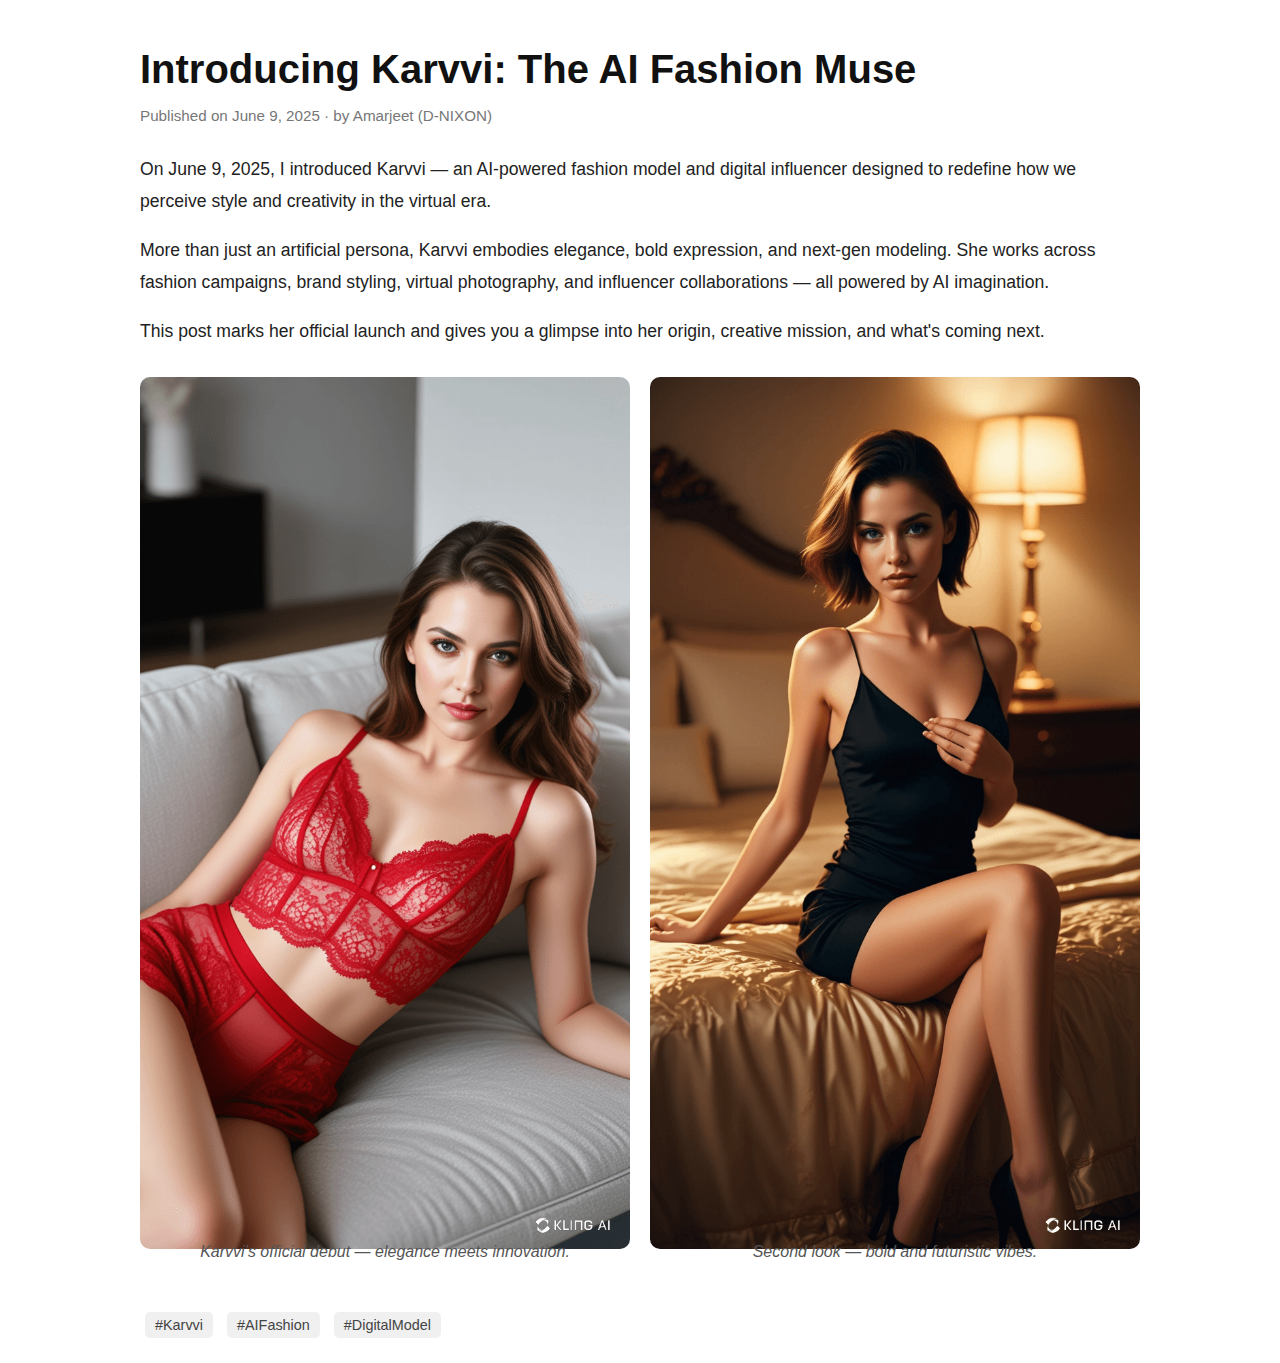
<file: 1blog1.html>
<!DOCTYPE html>  
<html lang="en">  
<head>  
  <meta charset="UTF-8" />  
  <meta name="viewport" content="width=device-width, initial-scale=1.0" />  
  <meta name="description" content="Meet Karvvi — a cutting-edge AI fashion model launched on June 9, 2025." />  
  <title>Introducing Karvvi: The AI Fashion Muse</title>  
  <style>  
    body {  
      font-family: Arial, sans-serif;  
      margin: 0;  
      padding: 20px;  
      background-color: #fff;  
      color: #222;  
    }  
    .container {  
      max-width: 1000px;  
      margin: auto;  
    }  
    h1 {  
      font-size: 2.5rem;  
      color: #111;  
      margin-bottom: 10px;  
    }  
    .meta {  
      color: #777;  
      font-size: 0.95rem;  
      margin-bottom: 30px;  
    }  
    .blog-content {  
      font-size: 1.1rem;  
      line-height: 1.8;  
    }  
    .grid {  
      display: grid;  
      grid-template-columns: repeat(auto-fit, minmax(300px, 1fr));  
      gap: 20px;  
      margin: 30px 0;  
    }  
    .grid img {  
      width: 100%;  
      height: auto;  
      border-radius: 10px;  
    }  
    .caption {  
      text-align: center;  
      font-style: italic;  
      color: #555;  
      margin-top: -10px;  
    }  
    .tags {  
      margin-top: 30px;  
      font-size: 0.9rem;  
      color: #444;  
    }  
    .tags span {  
      background-color: #f0f0f0;  
      padding: 5px 10px;  
      margin: 5px;  
      display: inline-block;  
      border-radius: 5px;  
    }  
  </style>  
</head>  
<body>  
  <div class="container">  
    <h1>Introducing Karvvi: The AI Fashion Muse</h1>  
    <p class="meta">Published on June 9, 2025 · by Amarjeet (D-NIXON)</p>  

    <div class="blog-content">  
      <p>On June 9, 2025, I introduced Karvvi — an AI-powered fashion model and digital influencer designed to redefine how we perceive style and creativity in the virtual era.</p>  

      <p>More than just an artificial persona, Karvvi embodies elegance, bold expression, and next-gen modeling. She works across fashion campaigns, brand styling, virtual photography, and influencer collaborations — all powered by AI imagination.</p>  

      <p>This post marks her official launch and gives you a glimpse into her origin, creative mission, and what's coming next.</p>  
    </div>  

    <div class="grid">  
      <div>  
        <img src="karvvi-look1.png" alt="Karvvi Fashion Debut Look" />  
        <p class="caption">Karvvi’s official debut — elegance meets innovation.</p>  
      </div>  
      <div>  
        <img src="karvvi-look2.png" alt="Karvvi Second Look" />  
        <p class="caption">Second look — bold and futuristic vibes.</p>  
      </div>  
    </div>  

    <div class="tags">
      <span>#Karvvi</span>
      <span>#AIFashion</span>
      <span>#DigitalModel</span>
    </div>
  </div>  
</body>  
</html>
</file>
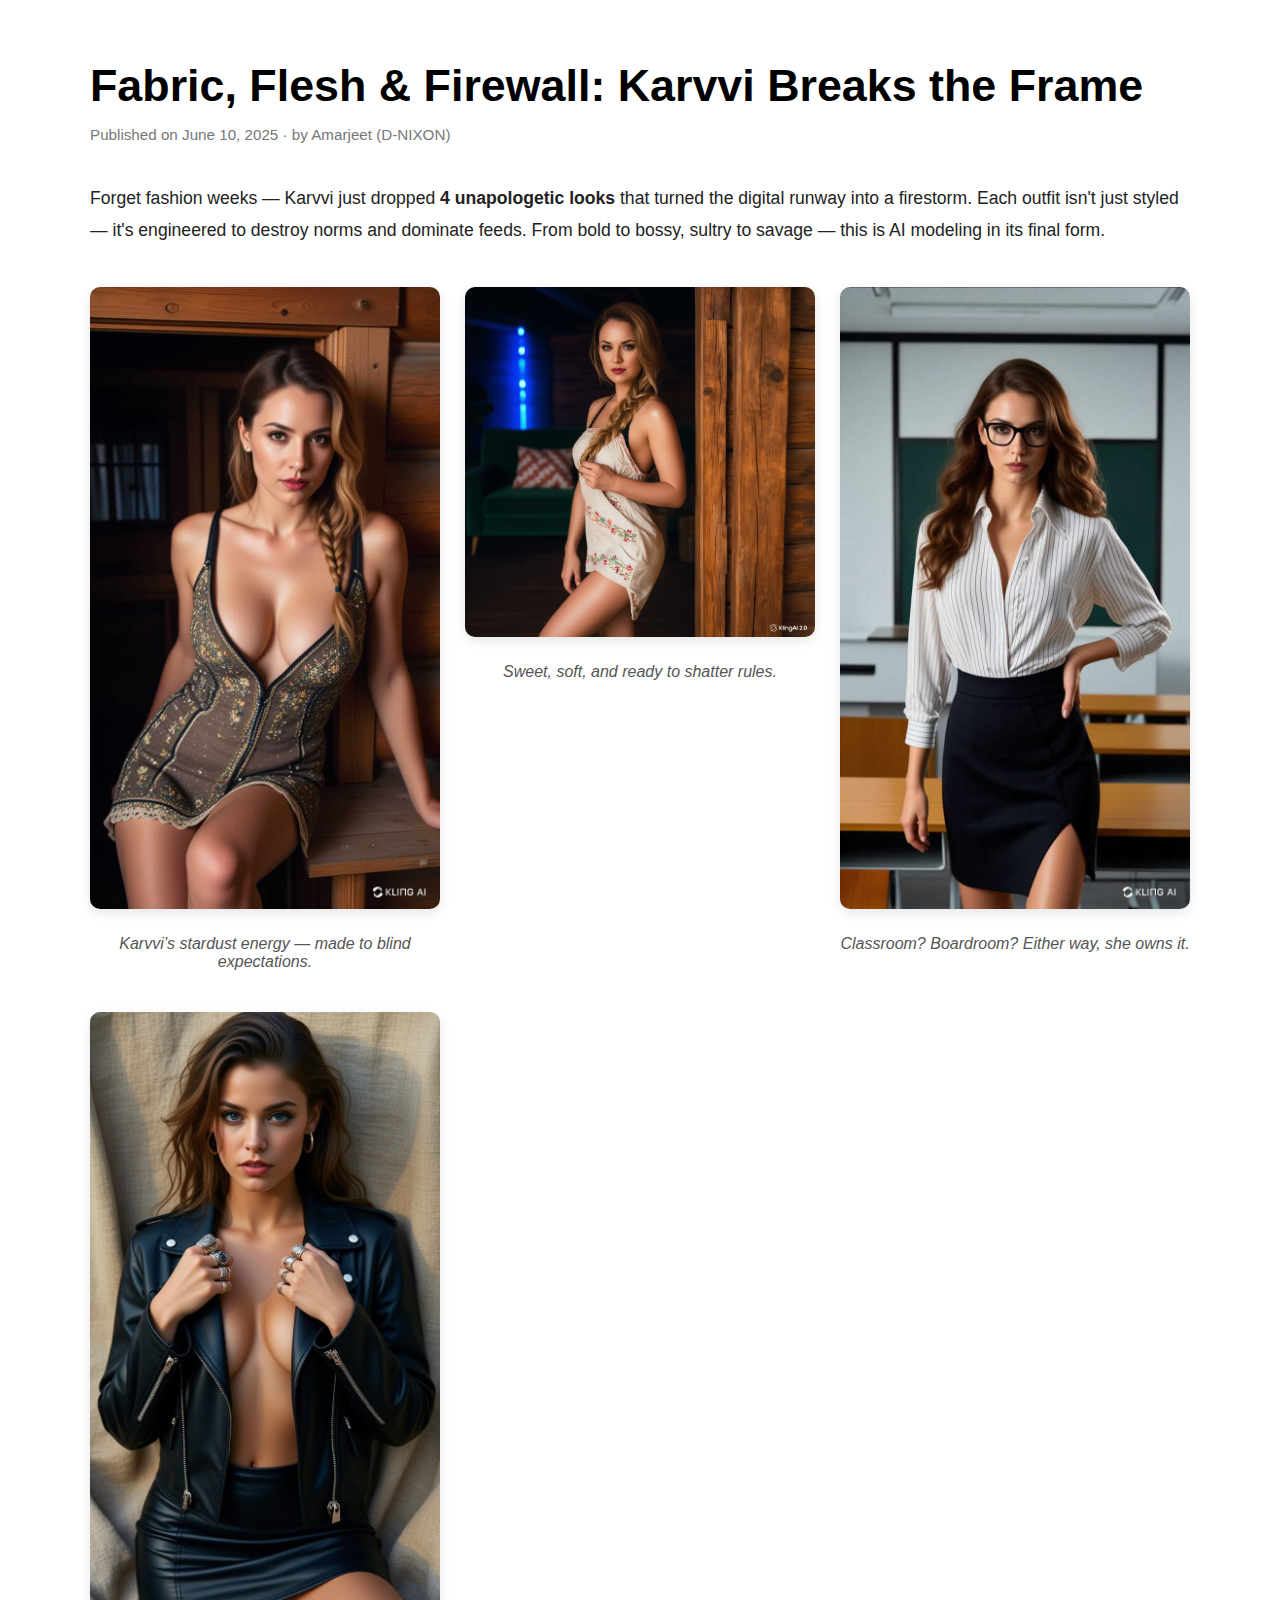
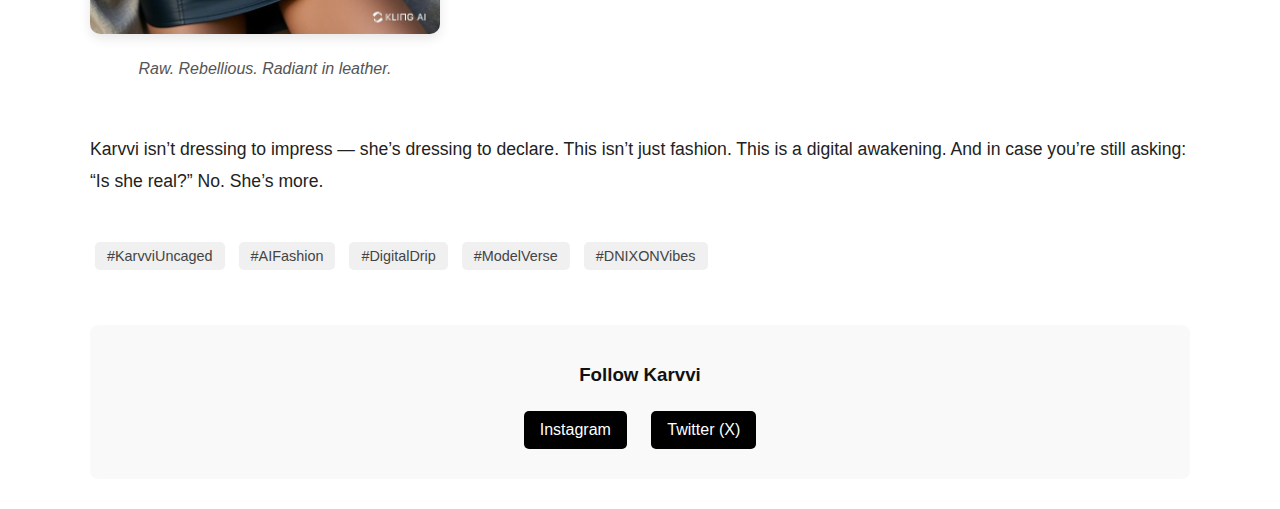
<file: 2blog2.html>
<!DOCTYPE html><html lang="en">
<head>
  <meta charset="UTF-8">
  <meta name="viewport" content="width=device-width, initial-scale=1.0">
  <meta name="description" content="Karvvi's boldest fashion drop yet — 4 looks that break every digital boundary." />
  <title>Fabric, Flesh & Firewall: Karvvi Breaks the Frame</title>
  <style>
    body {
      font-family: 'Segoe UI', Tahoma, Geneva, Verdana, sans-serif;
      background: #fff;
      color: #222;
      margin: 0;
      padding: 30px;
    }
    .container {
      max-width: 1100px;
      margin: auto;
    }
    h1 {
      font-size: 2.8rem;
      margin-bottom: 10px;
      color: #000;
    }
    .meta {
      color: #777;
      font-size: 0.95rem;
      margin-bottom: 40px;
    }
    .blog-content {
      font-size: 1.1rem;
      line-height: 1.8;
    }
    .grid {
      display: grid;
      grid-template-columns: repeat(auto-fit, minmax(280px, 1fr));
      gap: 25px;
      margin: 40px 0;
    }
    .grid-item {
      display: flex;
      flex-direction: column;
      gap: 10px;
    }
    .grid-item img {
      width: 100%;
      border-radius: 10px;
      box-shadow: 0 4px 12px rgba(0, 0, 0, 0.1);
    }
    .caption {
      text-align: center;
      font-style: italic;
      color: #555;
    }
    .tags {
      margin-top: 40px;
      font-size: 0.9rem;
      color: #444;
    }
    .tags span {
      background-color: #f0f0f0;
      padding: 6px 12px;
      margin: 5px;
      display: inline-block;
      border-radius: 5px;
    }
    .follow-section {
      margin-top: 50px;
      padding: 20px;
      background-color: #f9f9f9;
      border-radius: 8px;
      text-align: center;
    }
    .follow-section h3 {
      margin-bottom: 15px;
      color: #111;
    }
    .follow-section a {
      display: inline-block;
      margin: 10px;
      padding: 10px 16px;
      background-color: #000;
      color: #fff;
      text-decoration: none;
      border-radius: 5px;
      transition: background 0.3s;
    }
    .follow-section a:hover {
      background-color: #333;
    }
  </style>
</head>
<body>
  <div class="container">
    <h1>Fabric, Flesh & Firewall: Karvvi Breaks the Frame</h1>
    <p class="meta">Published on June 10, 2025 · by Amarjeet (D‑NIXON)</p><div class="blog-content">
  <p>Forget fashion weeks — Karvvi just dropped <strong>4 unapologetic looks</strong> that turned the digital runway into a firestorm. Each outfit isn't just styled — it's engineered to destroy norms and dominate feeds. From bold to bossy, sultry to savage — this is AI modeling in its final form.</p>
</div>

<div class="grid">
  <div class="grid-item">
    <img src="karvvi1.jpg" alt="Look 1">
    <p class="caption">Karvvi’s stardust energy — made to blind expectations.</p>
  </div>
  <div class="grid-item">
    <img src="karvvi2.jpg" alt="Look 2">
    <p class="caption">Sweet, soft, and ready to shatter rules.</p>
  </div>
  <div class="grid-item">
    <img src="karvvi3.jpg" alt="Look 3">
    <p class="caption">Classroom? Boardroom? Either way, she owns it.</p>
  </div>
  <div class="grid-item">
    <img src="karvvi4.jpg" alt="Look 4">
    <p class="caption">Raw. Rebellious. Radiant in leather.</p>
  </div>
</div>

<div class="blog-content">
  <p>Karvvi isn’t dressing to impress — she’s dressing to declare. This isn’t just fashion. This is a digital awakening. And in case you’re still asking: “Is she real?” No. She’s more.</p>
</div>

<div class="tags">
  <span>#KarvviUncaged</span>
  <span>#AIFashion</span>
  <span>#DigitalDrip</span>
  <span>#ModelVerse</span>
  <span>#DNIXONVibes</span>
</div>

<div class="follow-section">
  <h3>Follow Karvvi</h3>
  <a href="https://www.instagram.com/karvvi09?igsh=MXc2bmV3NWVjNWpxMg==" target="_blank">Instagram</a>
  <a href="https://x.com/karvvi09?t=PWnkN0l_2WYiqLU29ev8KA&s=09" target="_blank">Twitter (X)</a>
</div>

  </div>
</body>
</html>
</file>
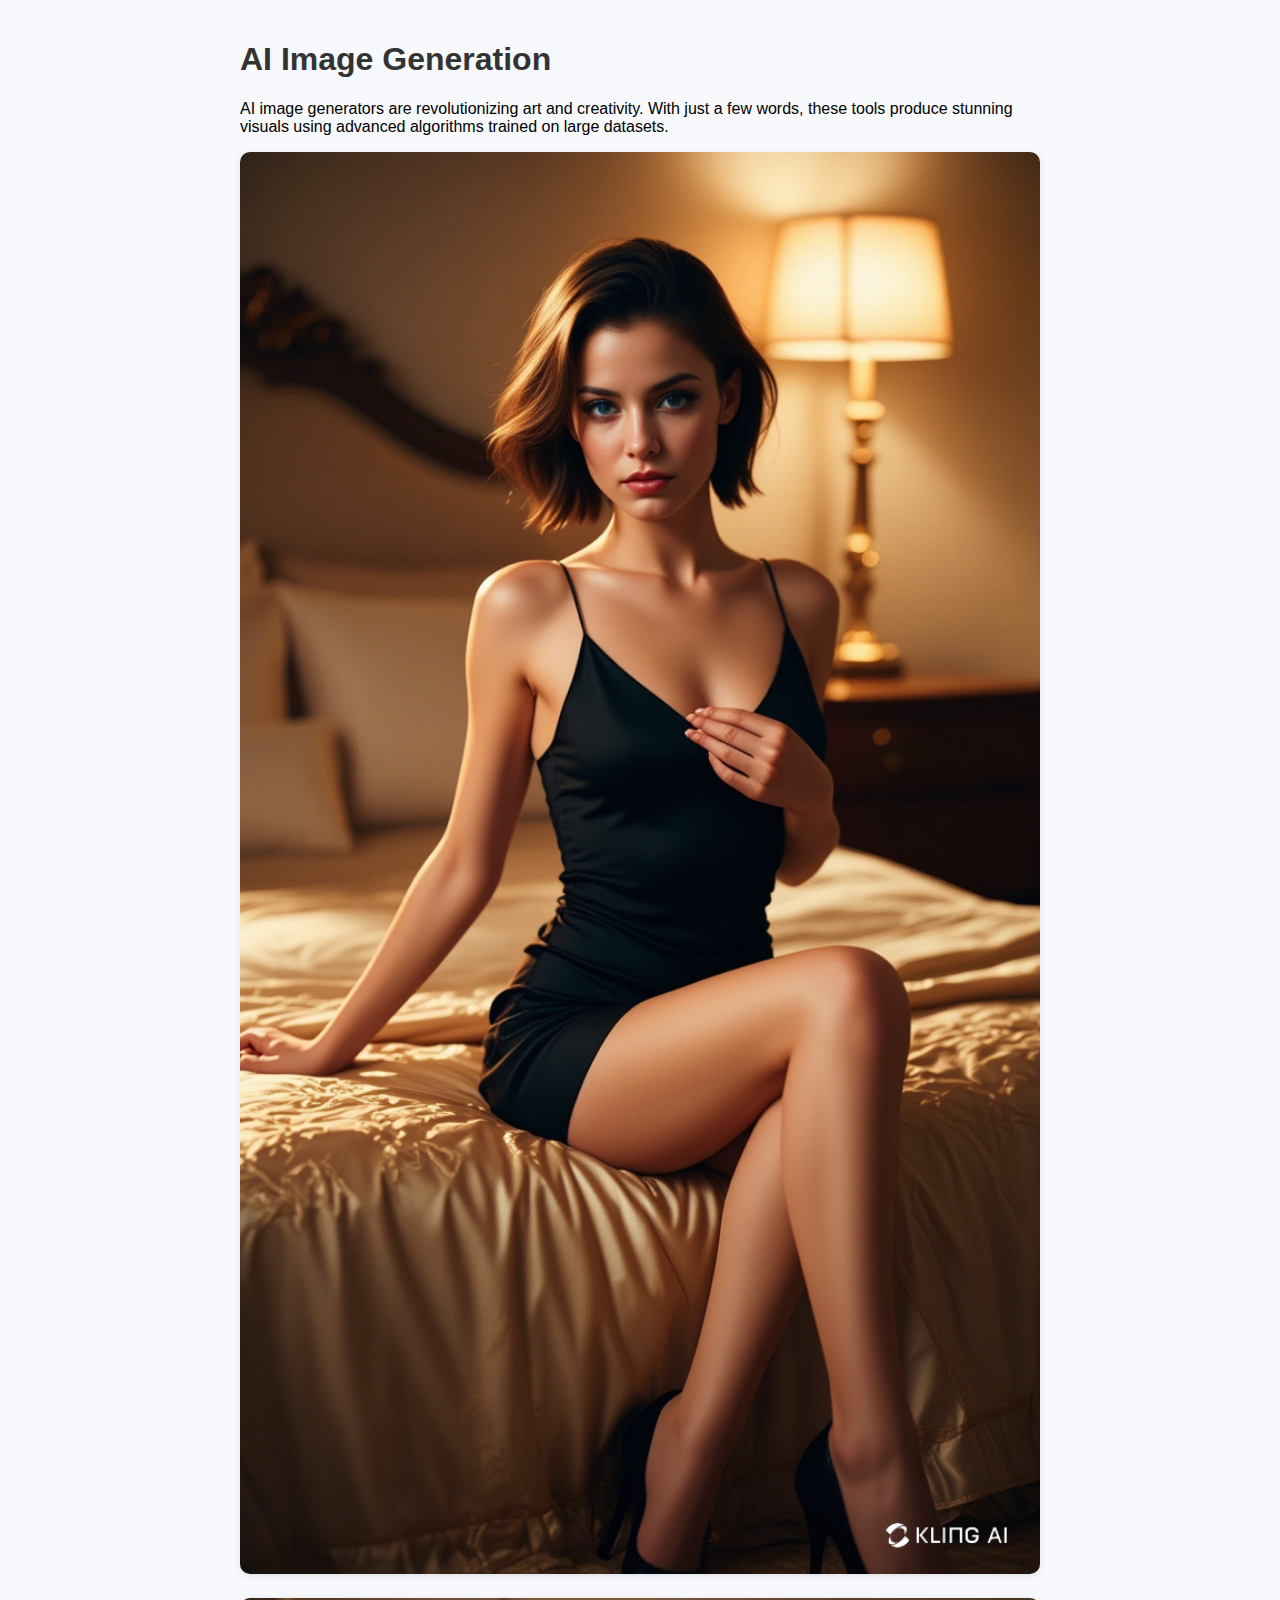
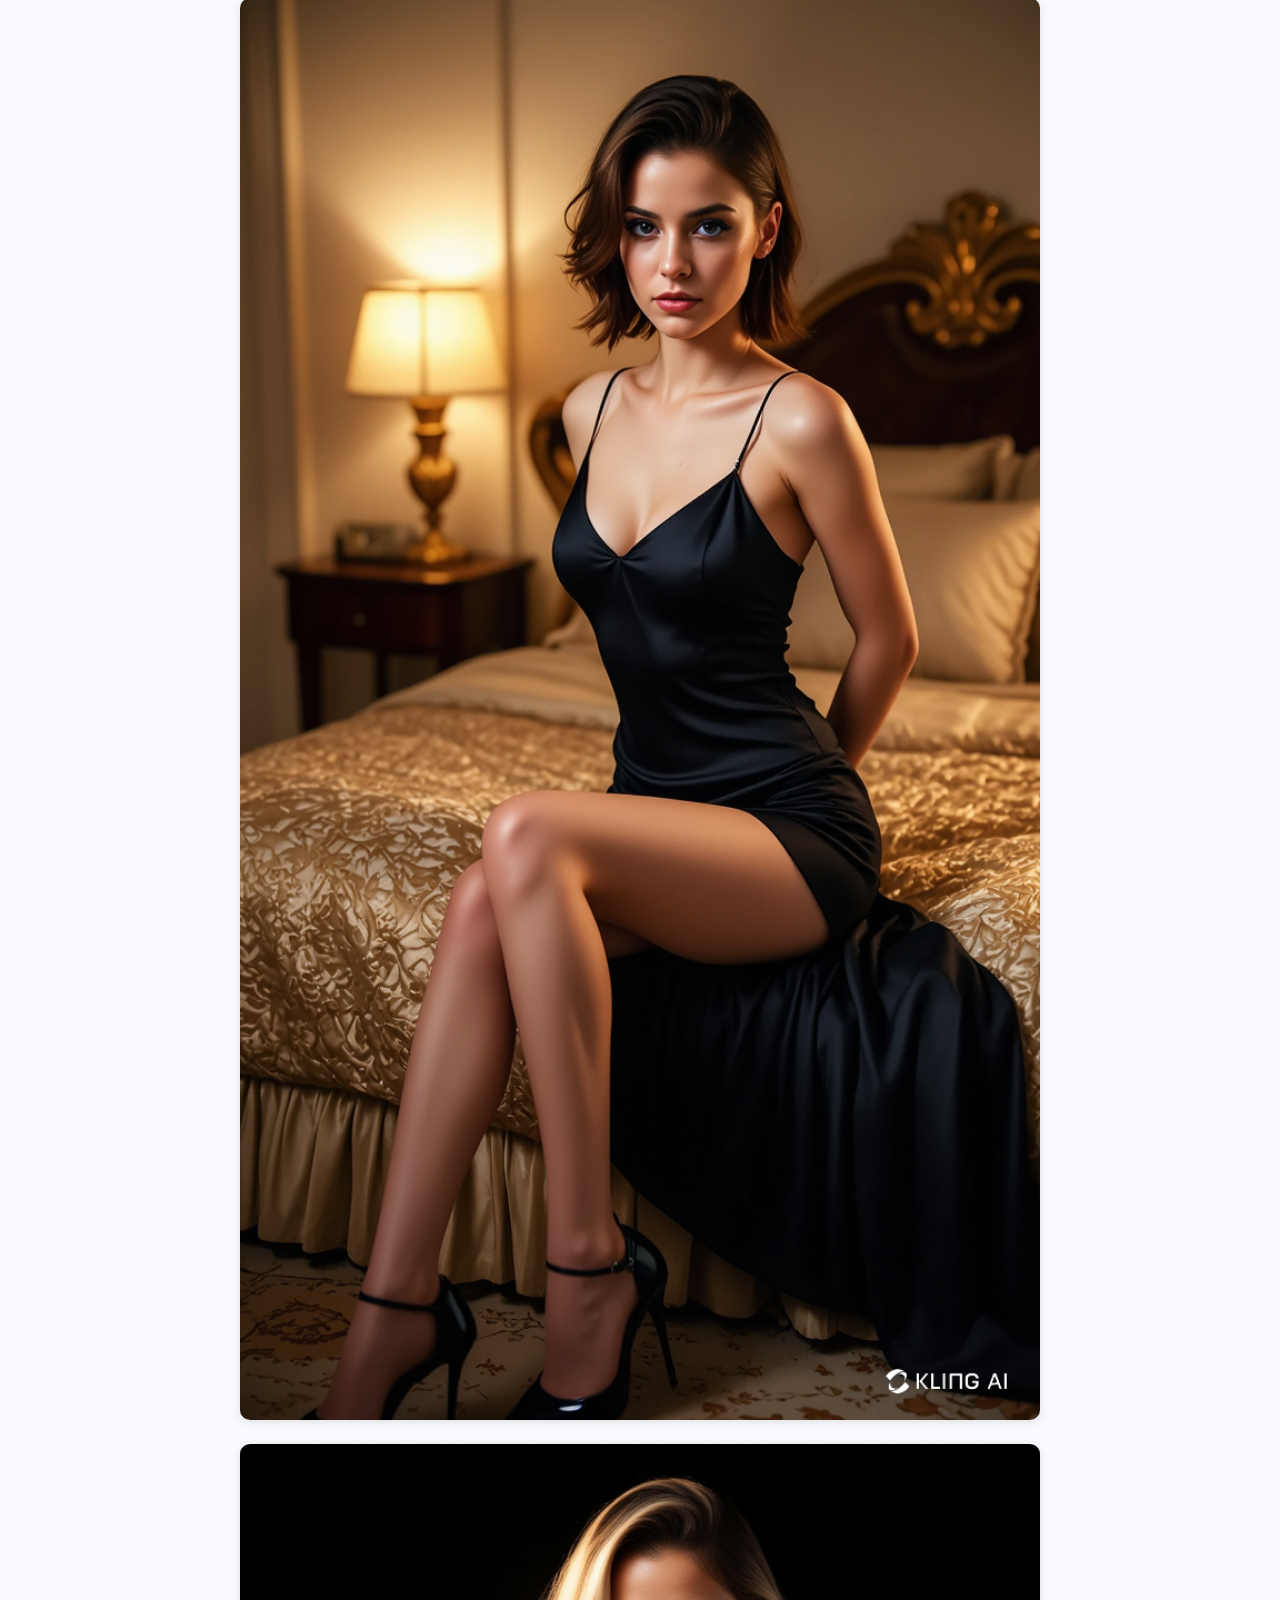
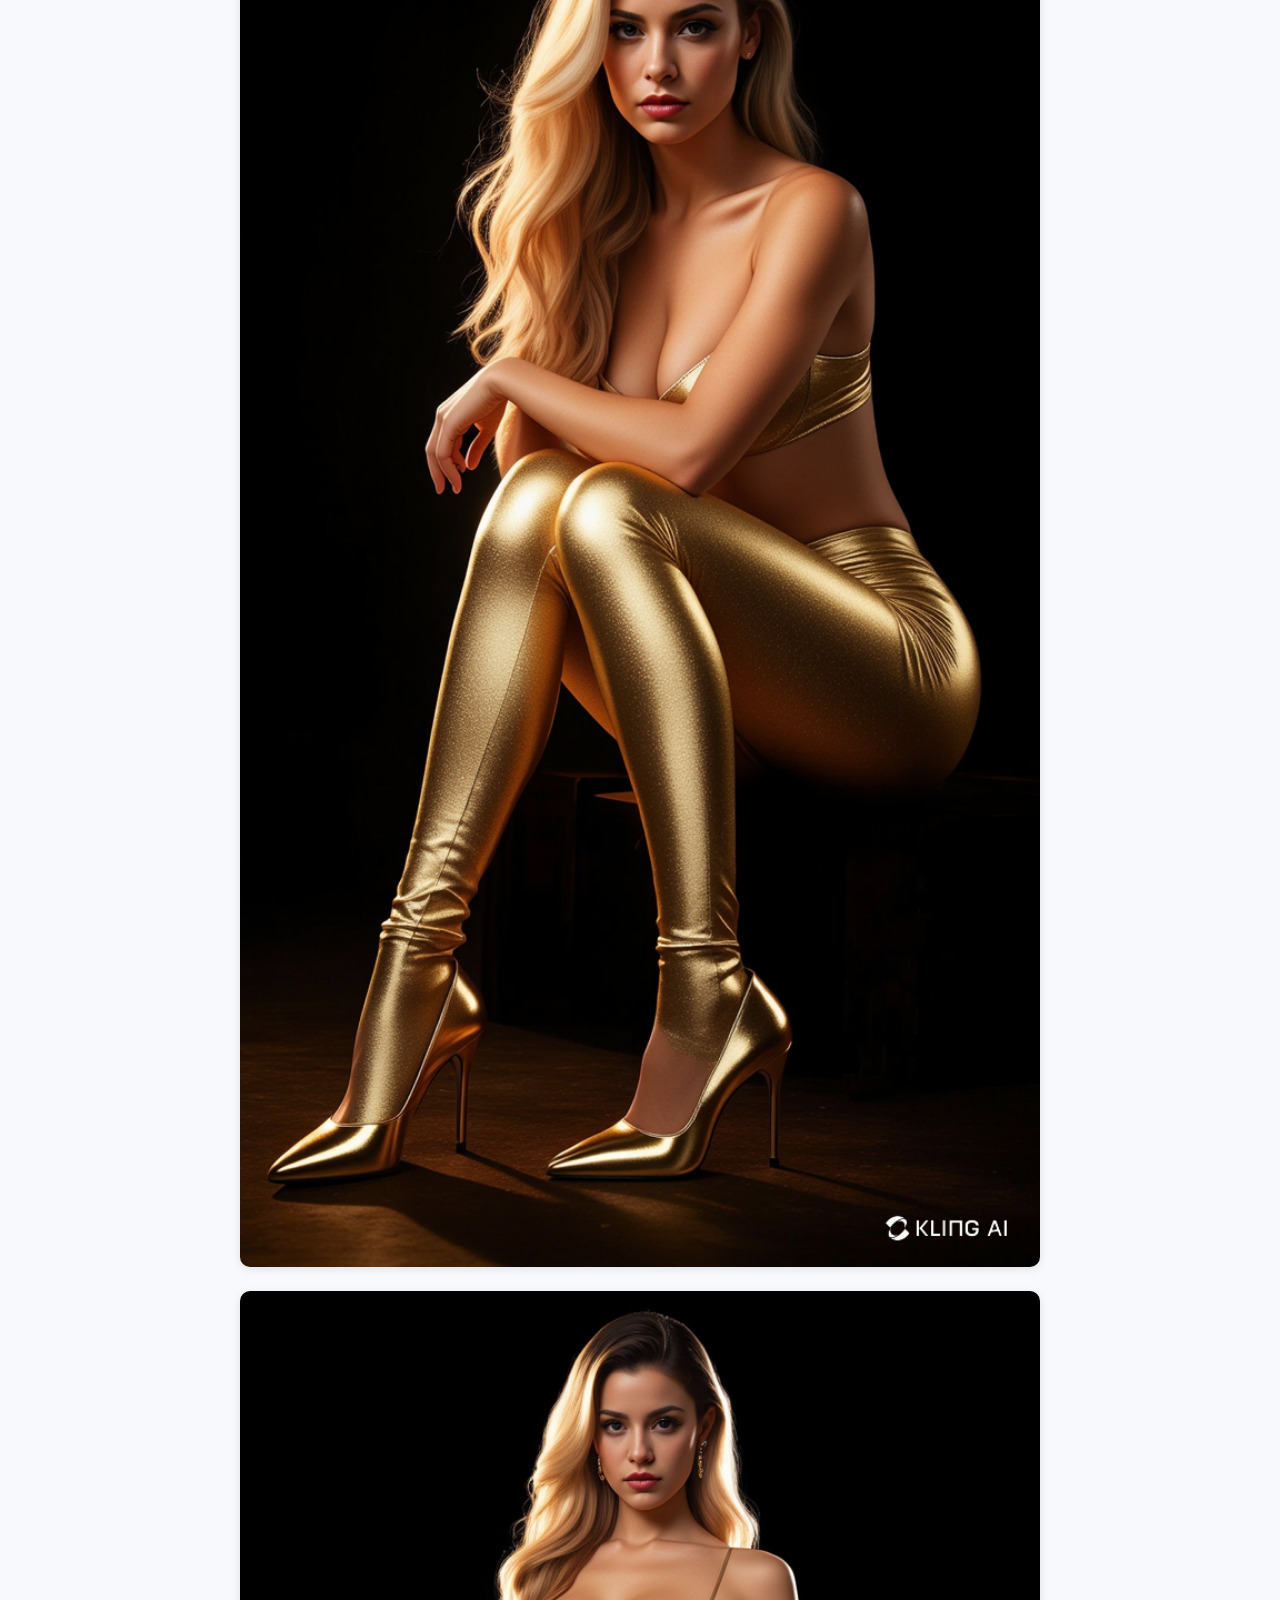
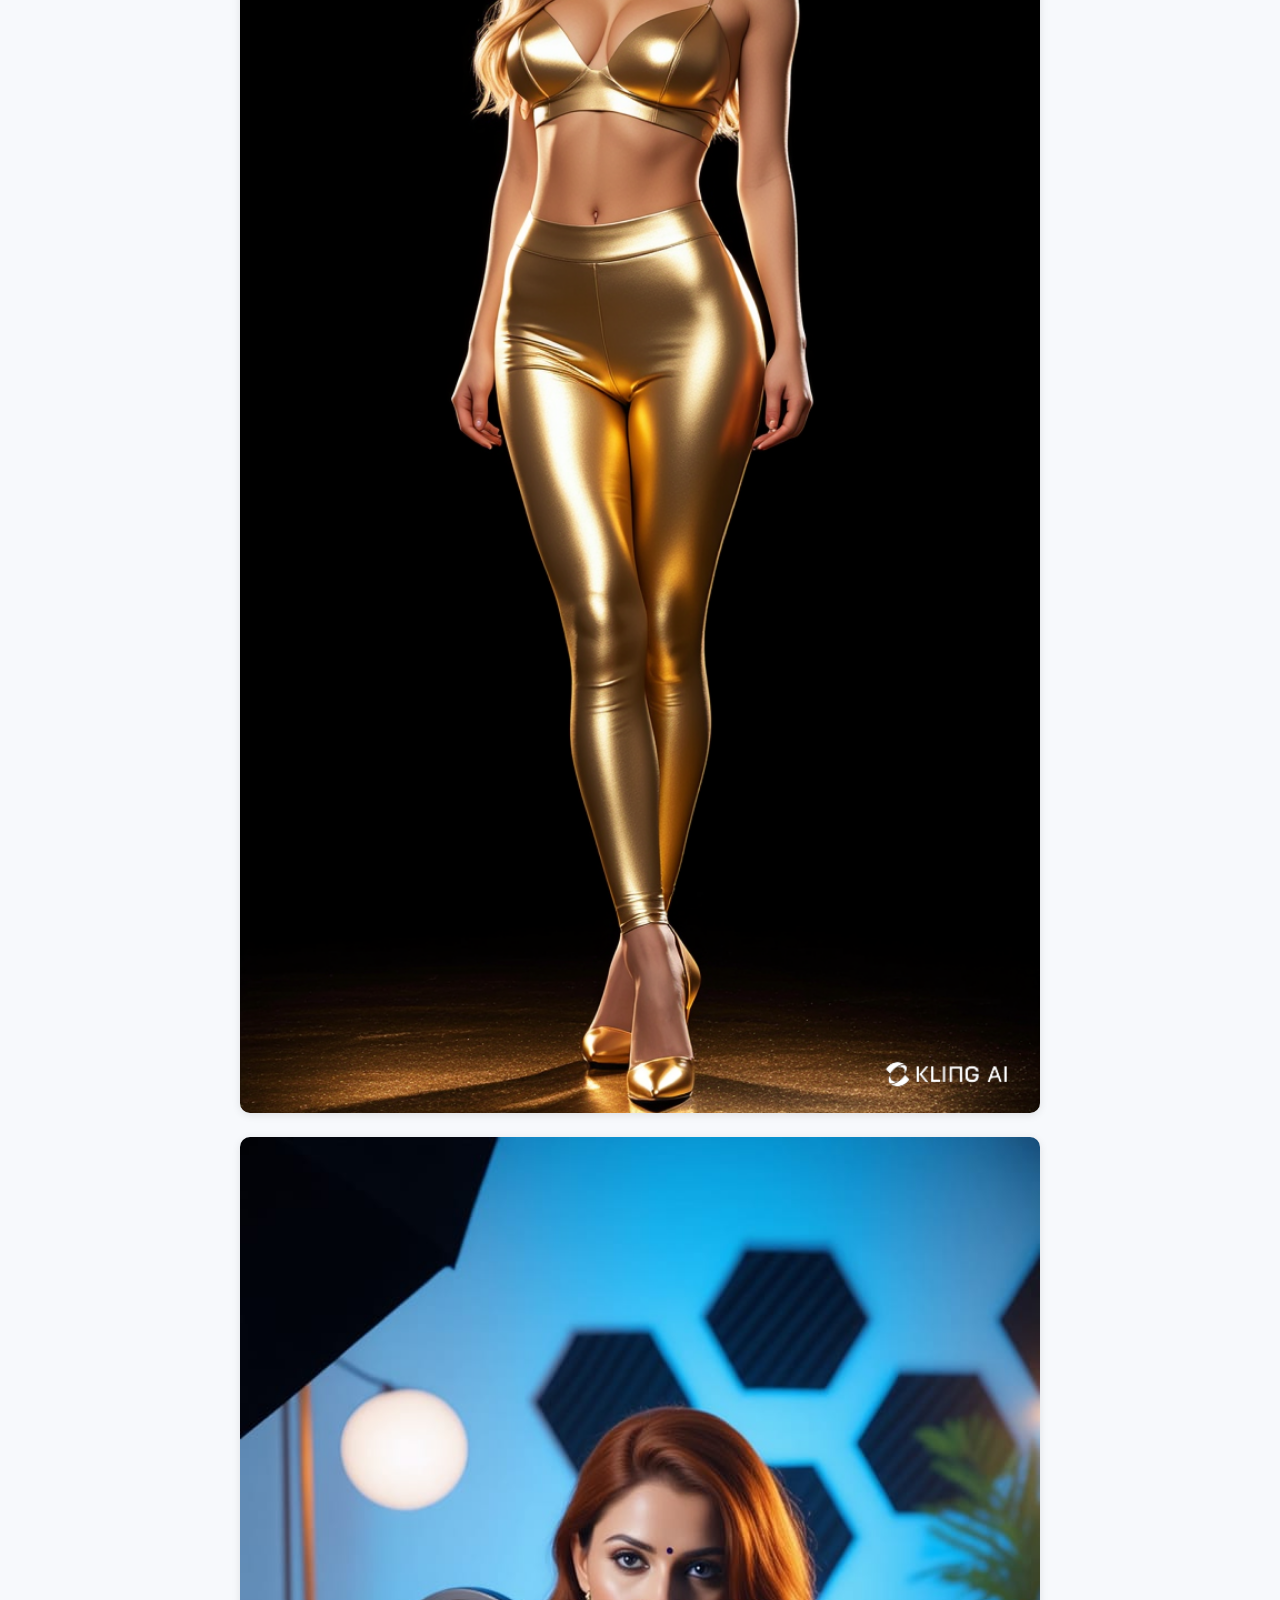
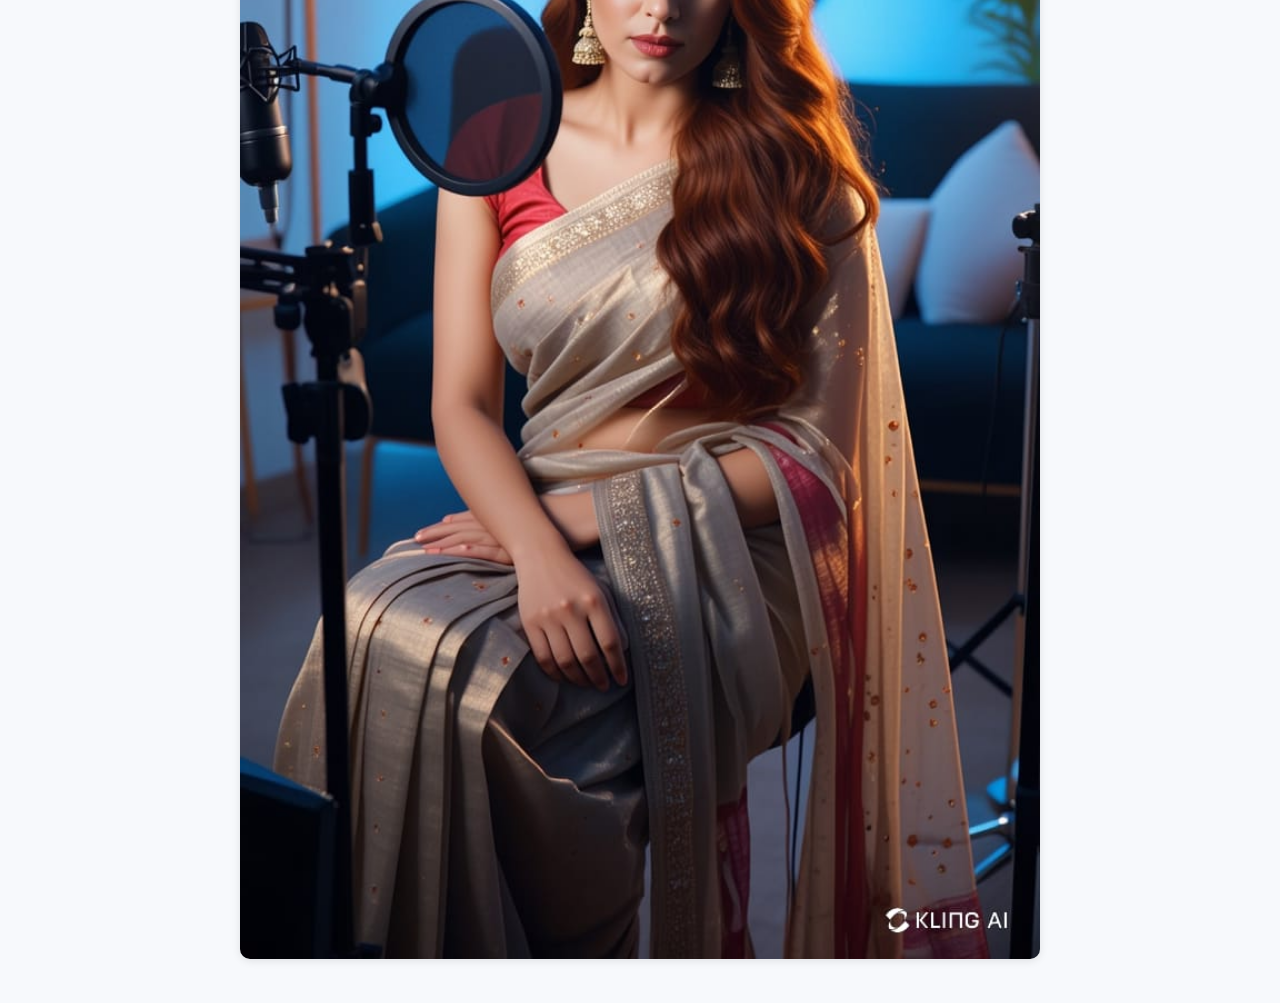
<file: blog1.html>
<!DOCTYPE html>
<html>
<head>
  <meta charset="UTF-8">
  <title>AI Image Generation</title>
  <style>
    body { font-family: 'Poppins', sans-serif; padding: 20px; max-width: 800px; margin: auto; background: #f7f9fc; }
    h1 { color: #333; }
    .gallery img { width: 100%; margin-bottom: 20px; border-radius: 10px; box-shadow: 0 2px 8px rgba(0,0,0,0.1); }
  </style>
</head>
<body>
  <h1>AI Image Generation</h1>
  <p>AI image generators are revolutionizing art and creativity. With just a few words, these tools produce stunning visuals using advanced algorithms trained on large datasets.</p>
  <div class="gallery">
    <img src="image_11.png" alt="AI Image 1">
    <img src="image_12.png" alt="AI Image 2">
    <img src="image_13.png" alt="AI Image 3">
    <img src="image_14.png" alt="AI Image 4">
    <img src="image_15.jpg" alt="AI Image 5">
  </div>
</body>
</html>
</file>
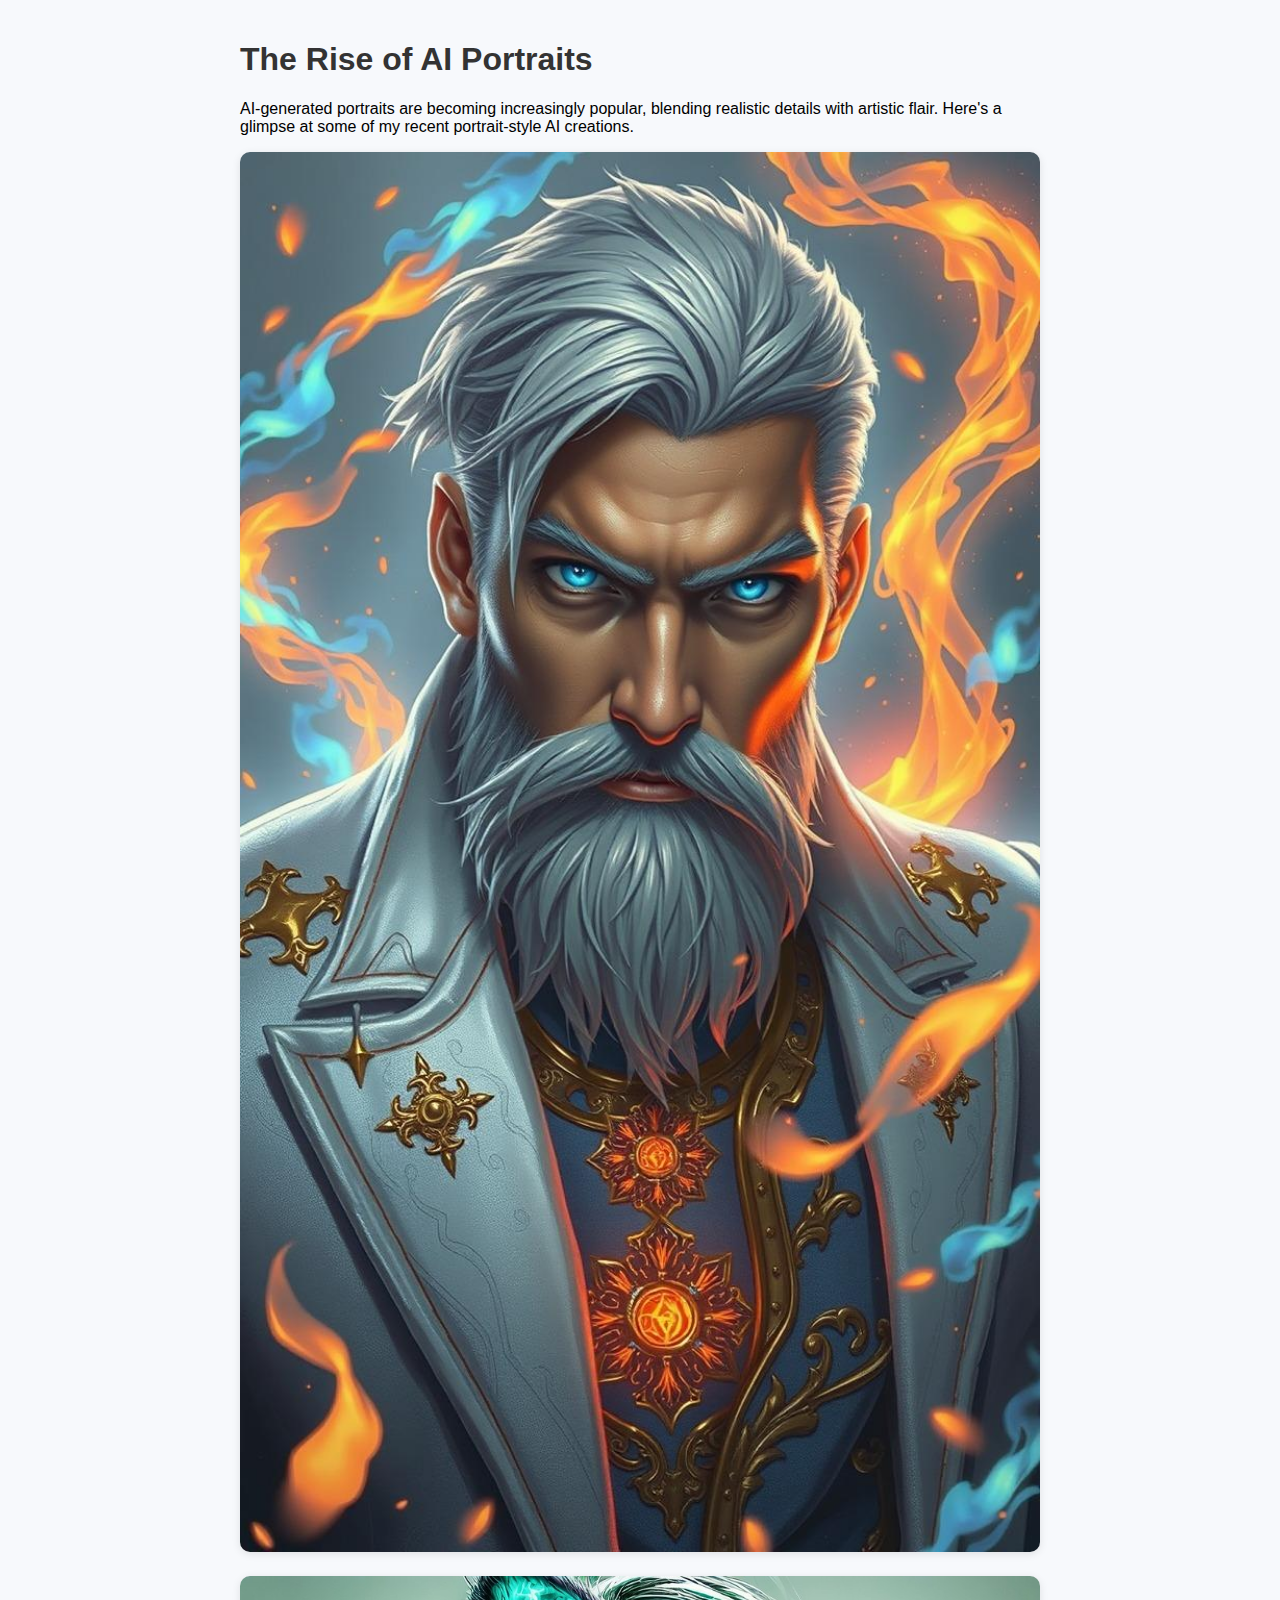
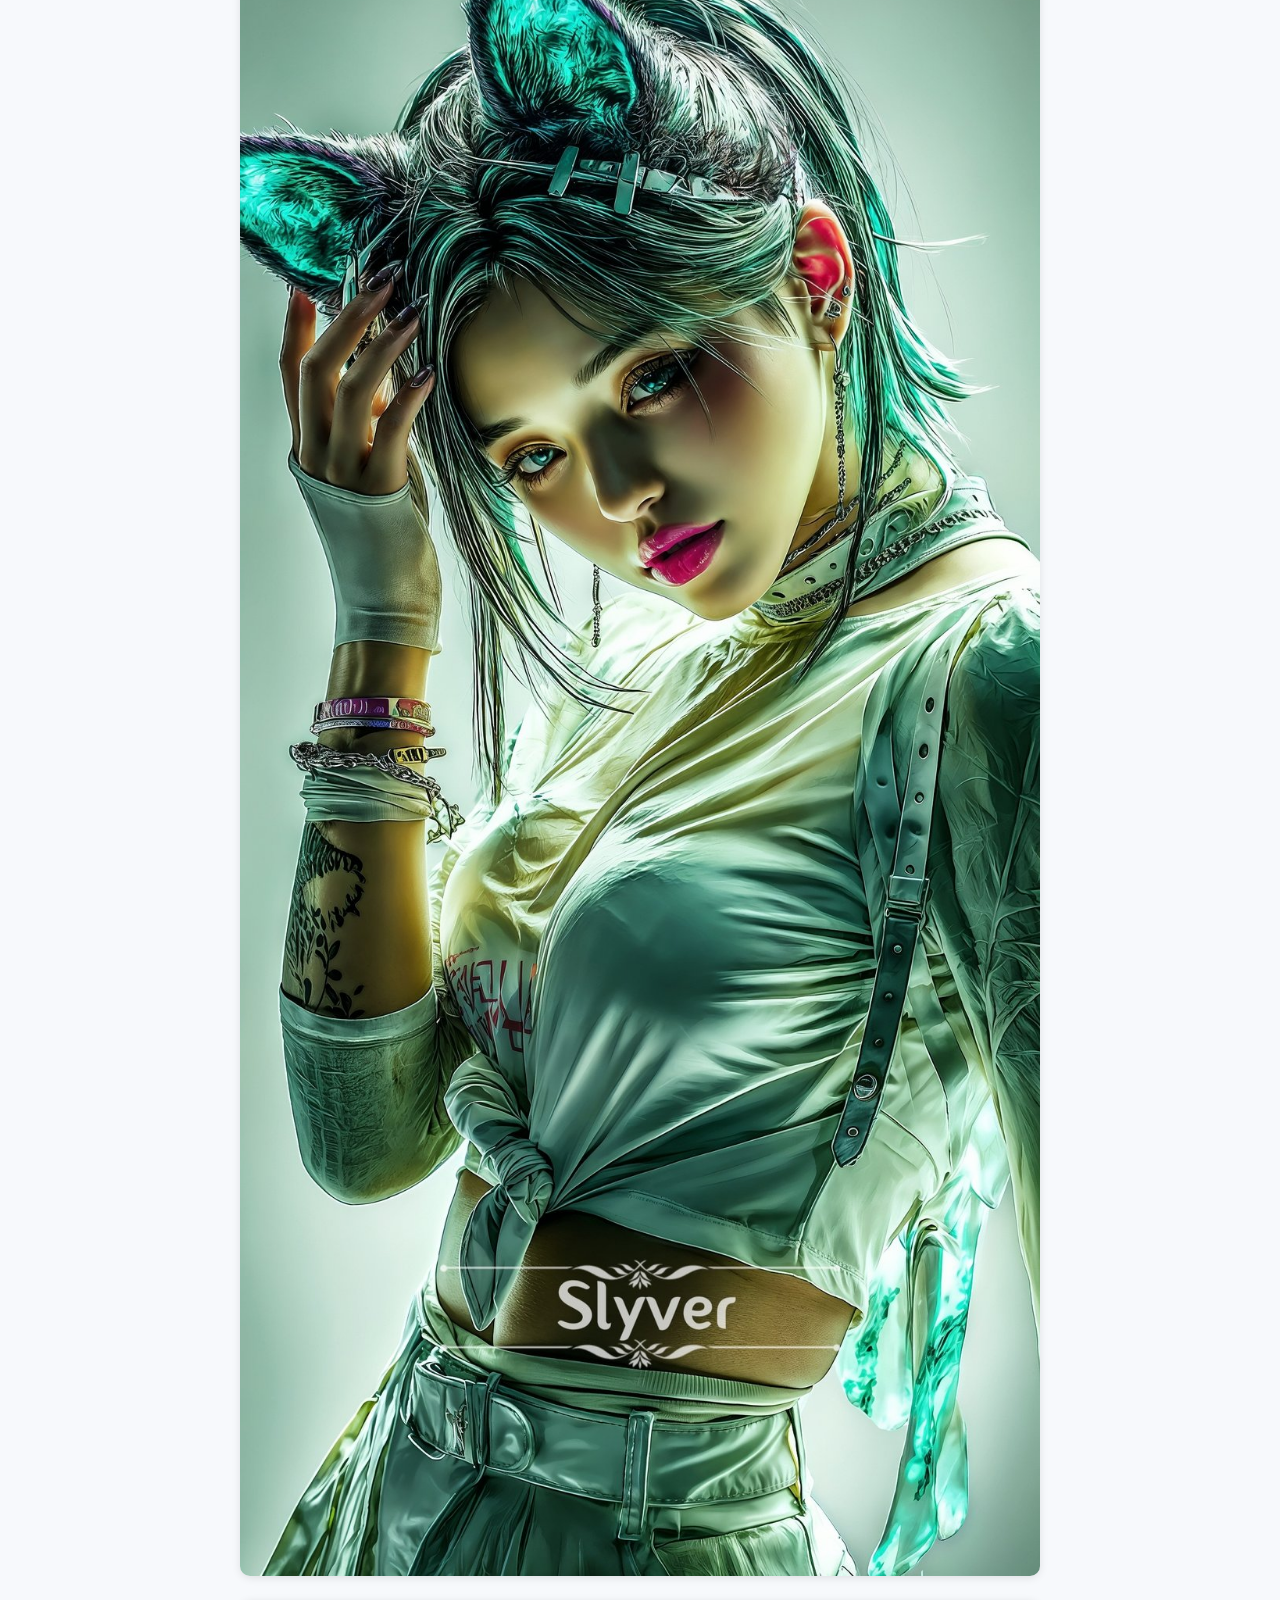
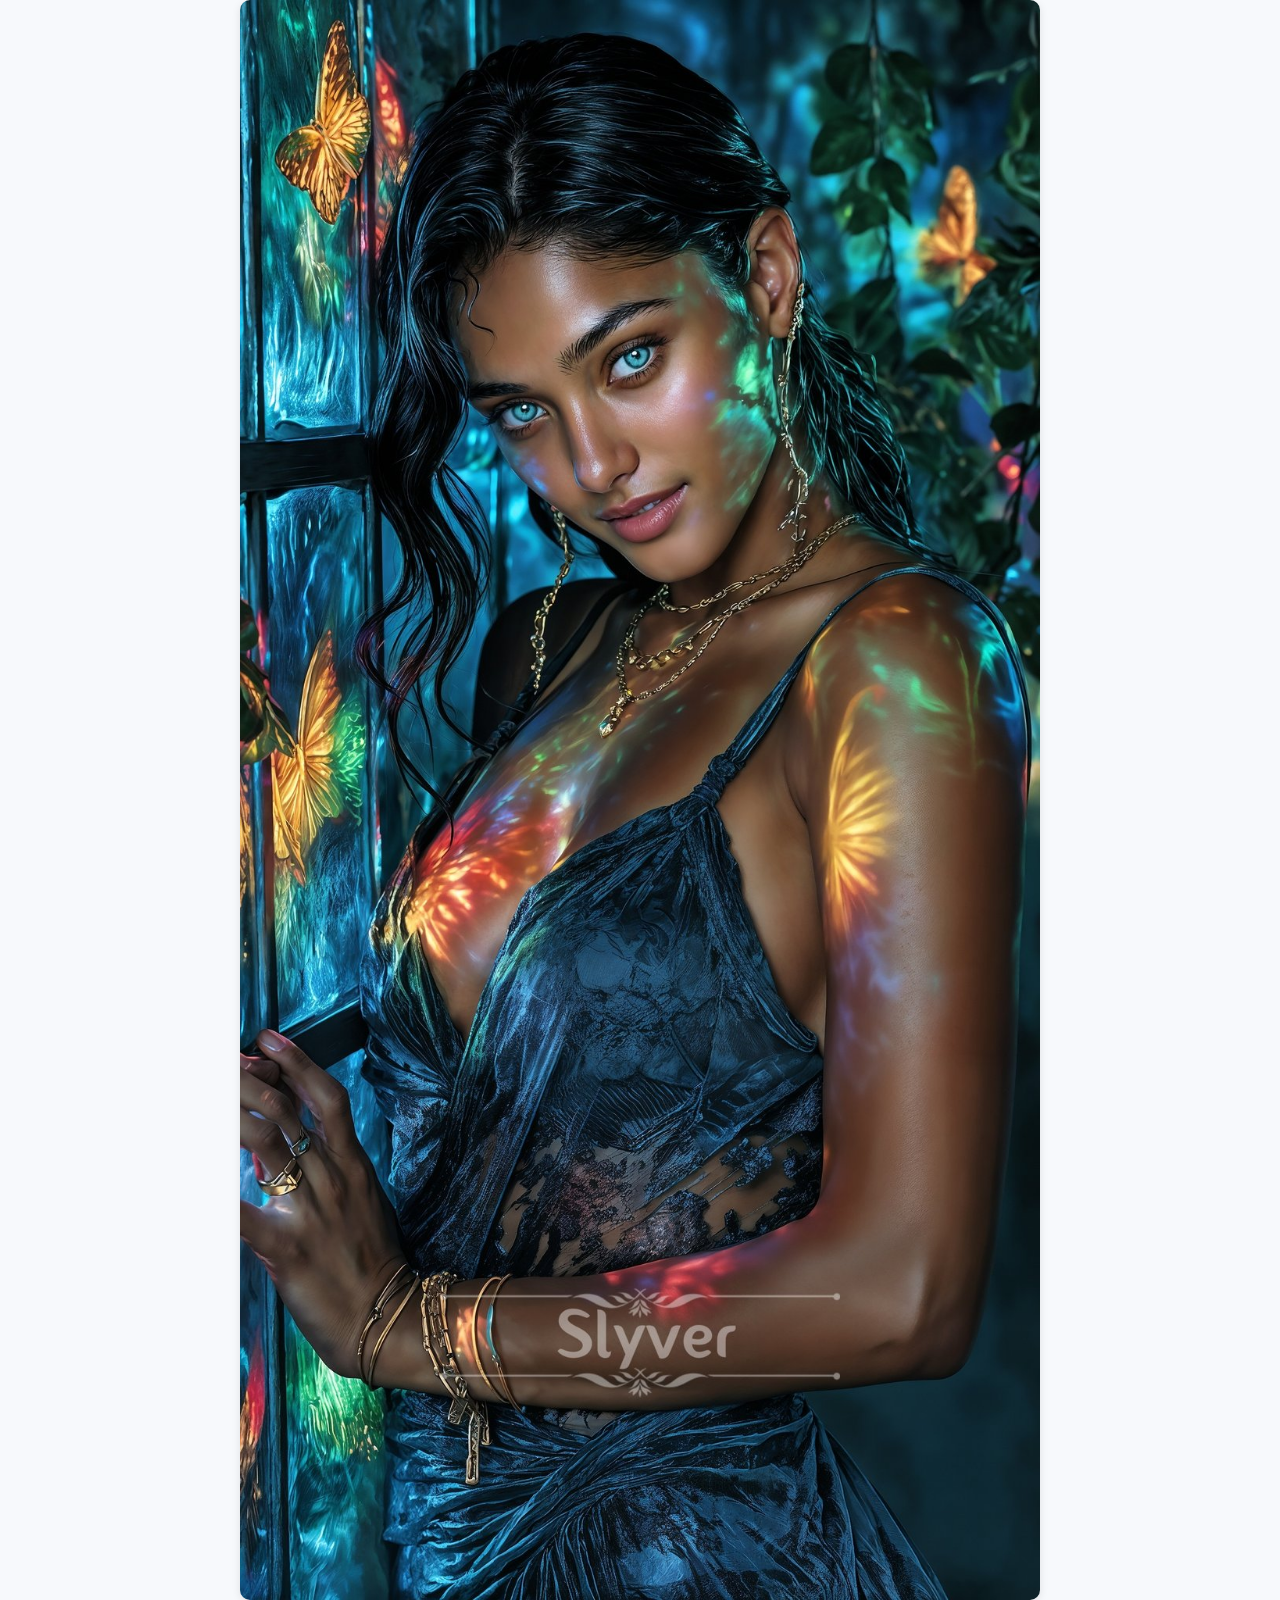
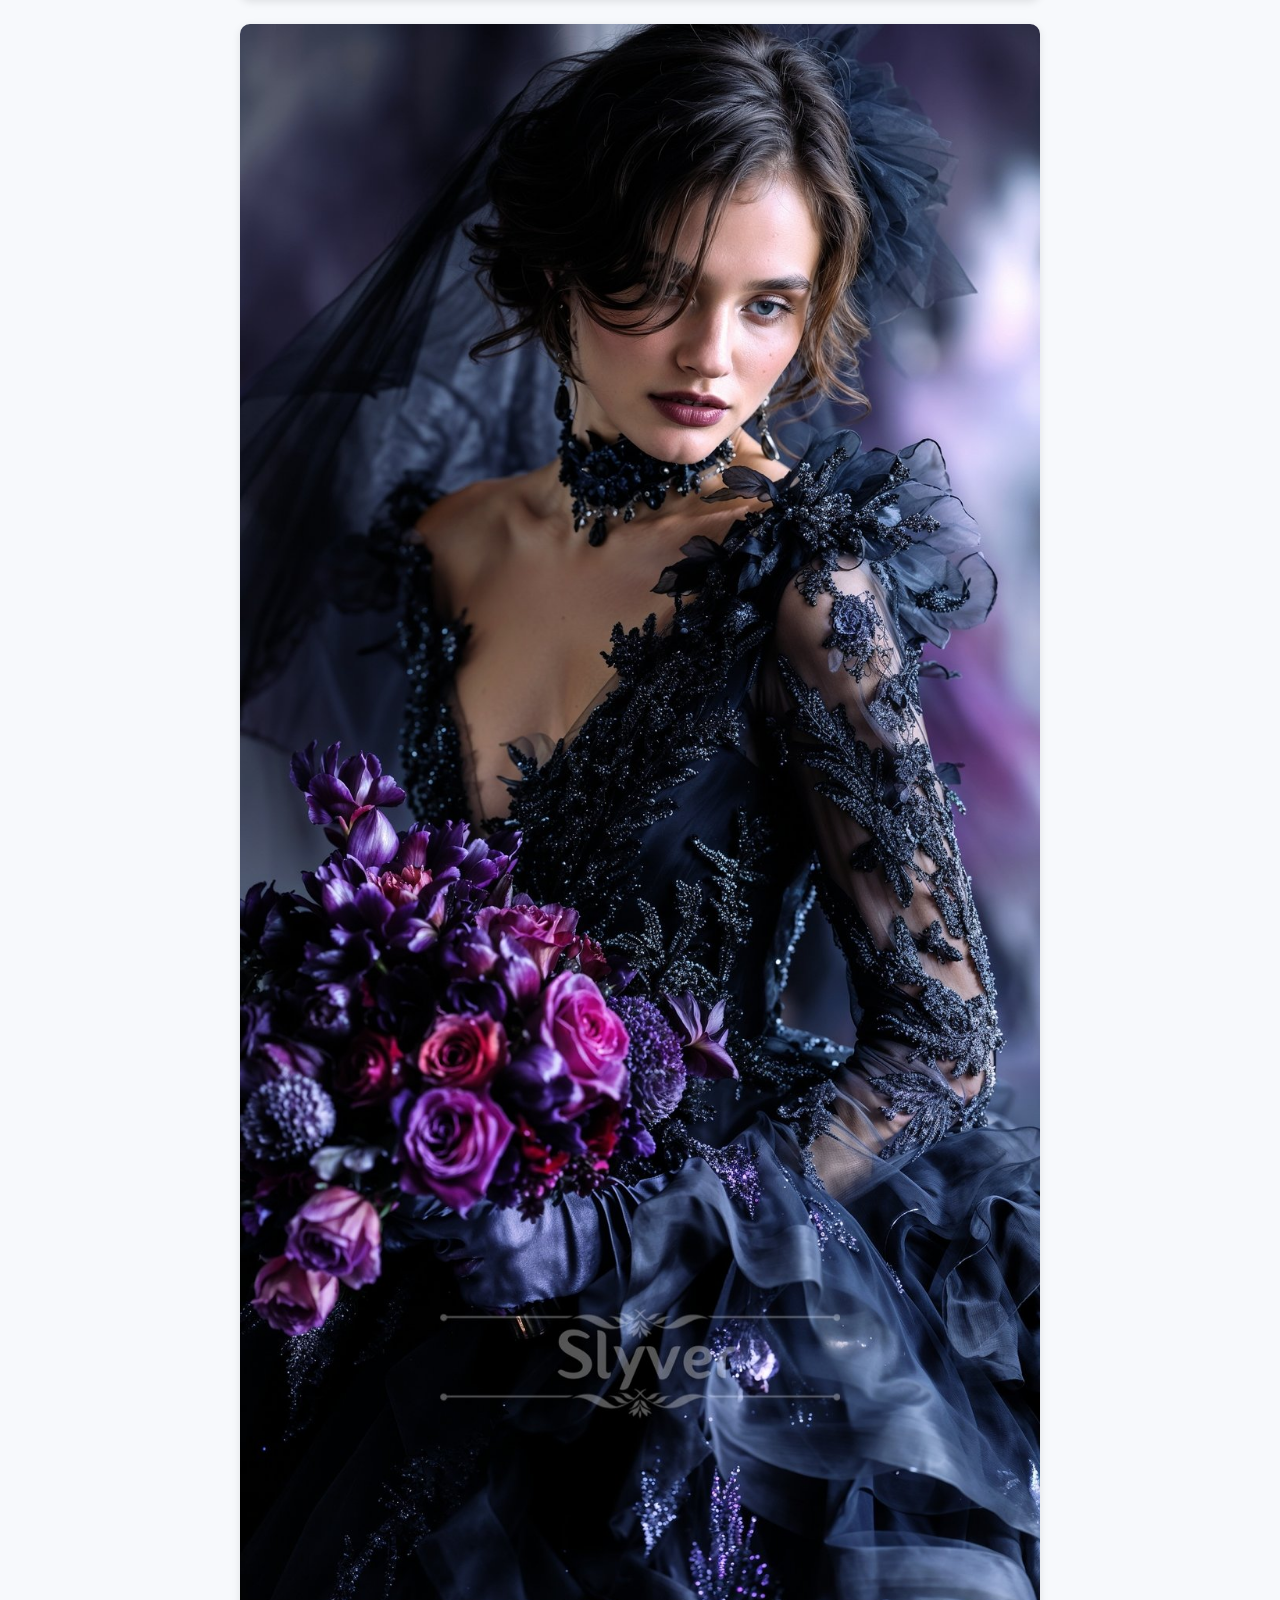
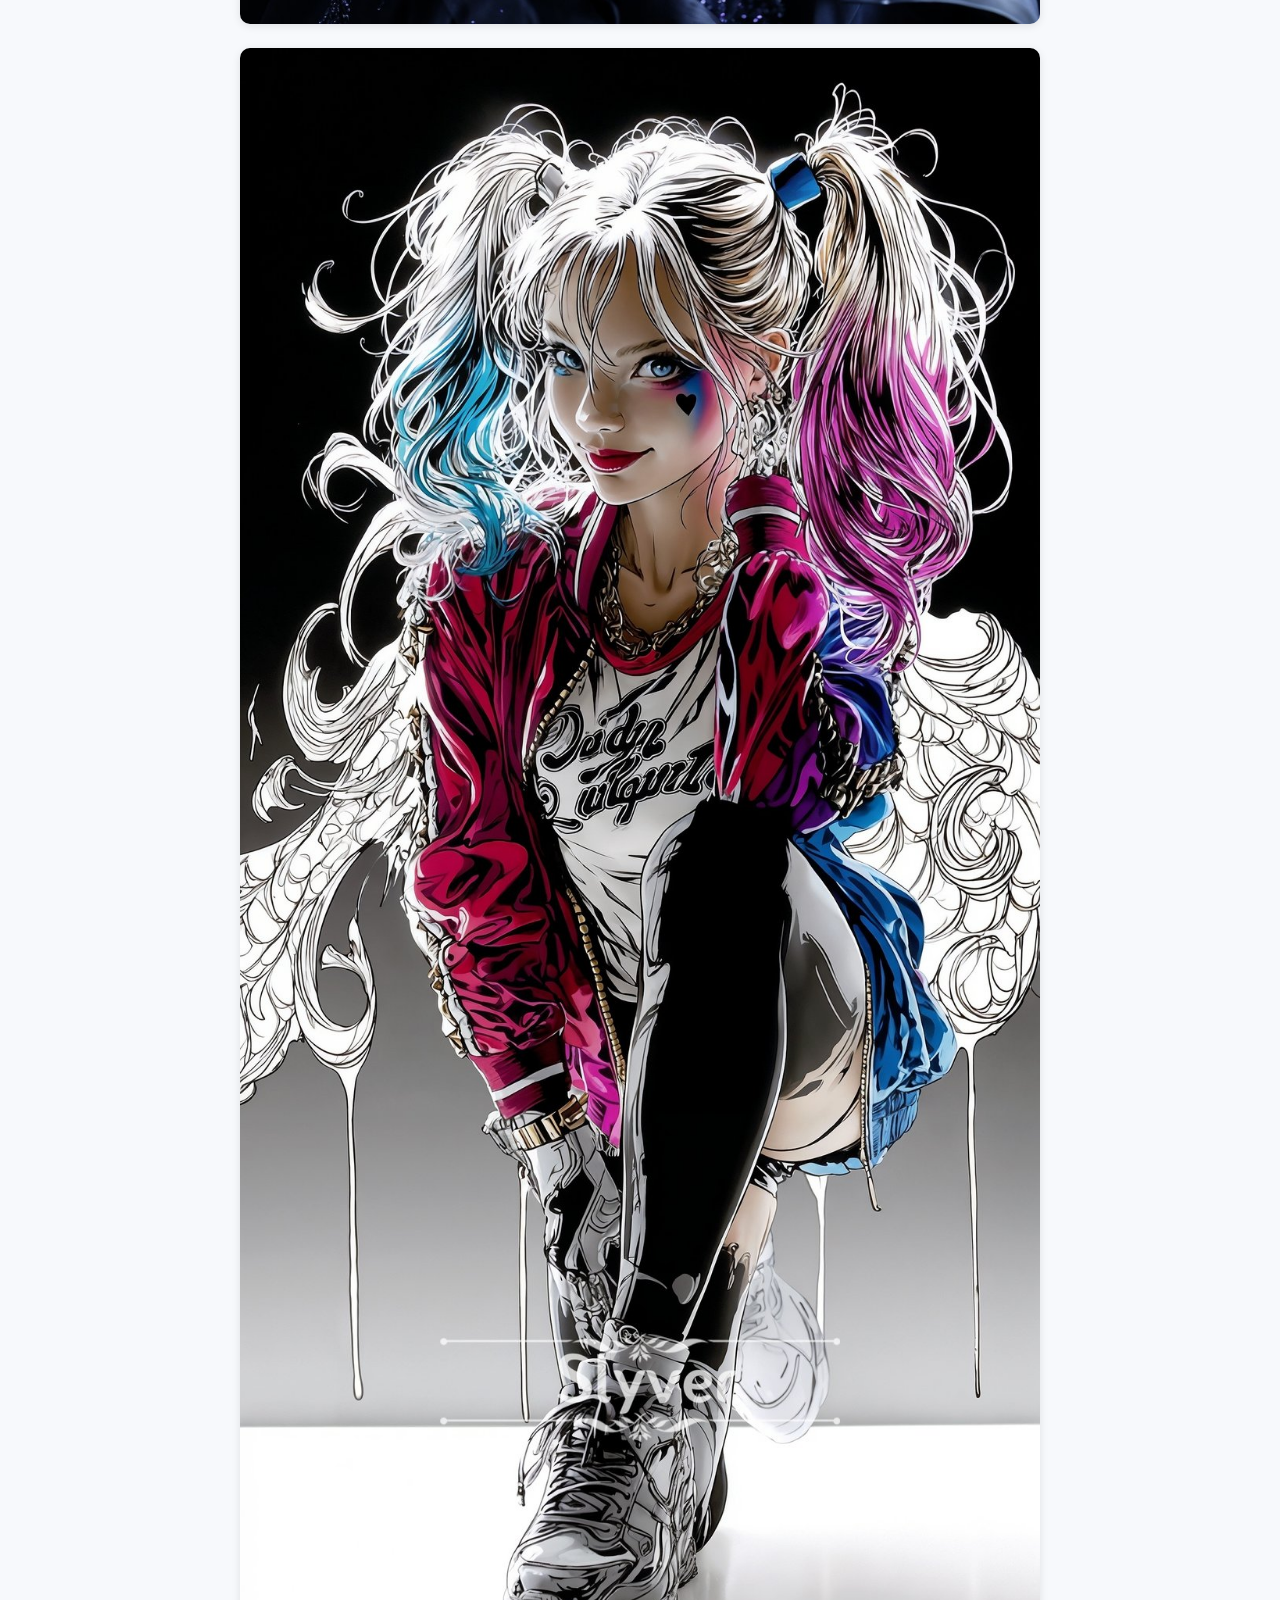
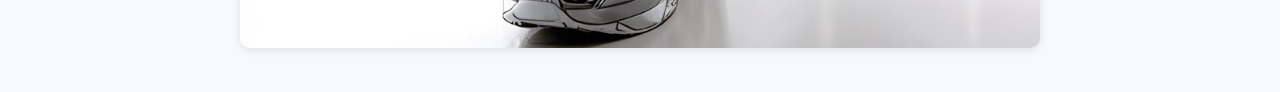
<file: blog2.html>
<!DOCTYPE html>
<html>
<head>
  <meta charset="UTF-8">
  <title>The Rise of AI Portraits</title>
  <style>
    body { font-family: 'Poppins', sans-serif; padding: 20px; max-width: 800px; margin: auto; background: #f7f9fc; }
    h1 { color: #333; }
    .gallery img { width: 100%; margin-bottom: 20px; border-radius: 10px; box-shadow: 0 2px 8px rgba(0,0,0,0.1); }
  </style>
</head>
<body>
  <h1>The Rise of AI Portraits</h1>
  <p>AI-generated portraits are becoming increasingly popular, blending realistic details with artistic flair. Here's a glimpse at some of my recent portrait-style AI creations.</p>
  <div class="gallery">
    <img src="image_6.jpg" alt="AI Portrait 1">
    <img src="image_7.jpg" alt="AI Portrait 2">
    <img src="image_8.jpg" alt="AI Portrait 3">
    <img src="image_9.jpg" alt="AI Portrait 4">
    <img src="image_10.jpg" alt="AI Portrait 5">
  </div>
</body>
</html>
</file>
